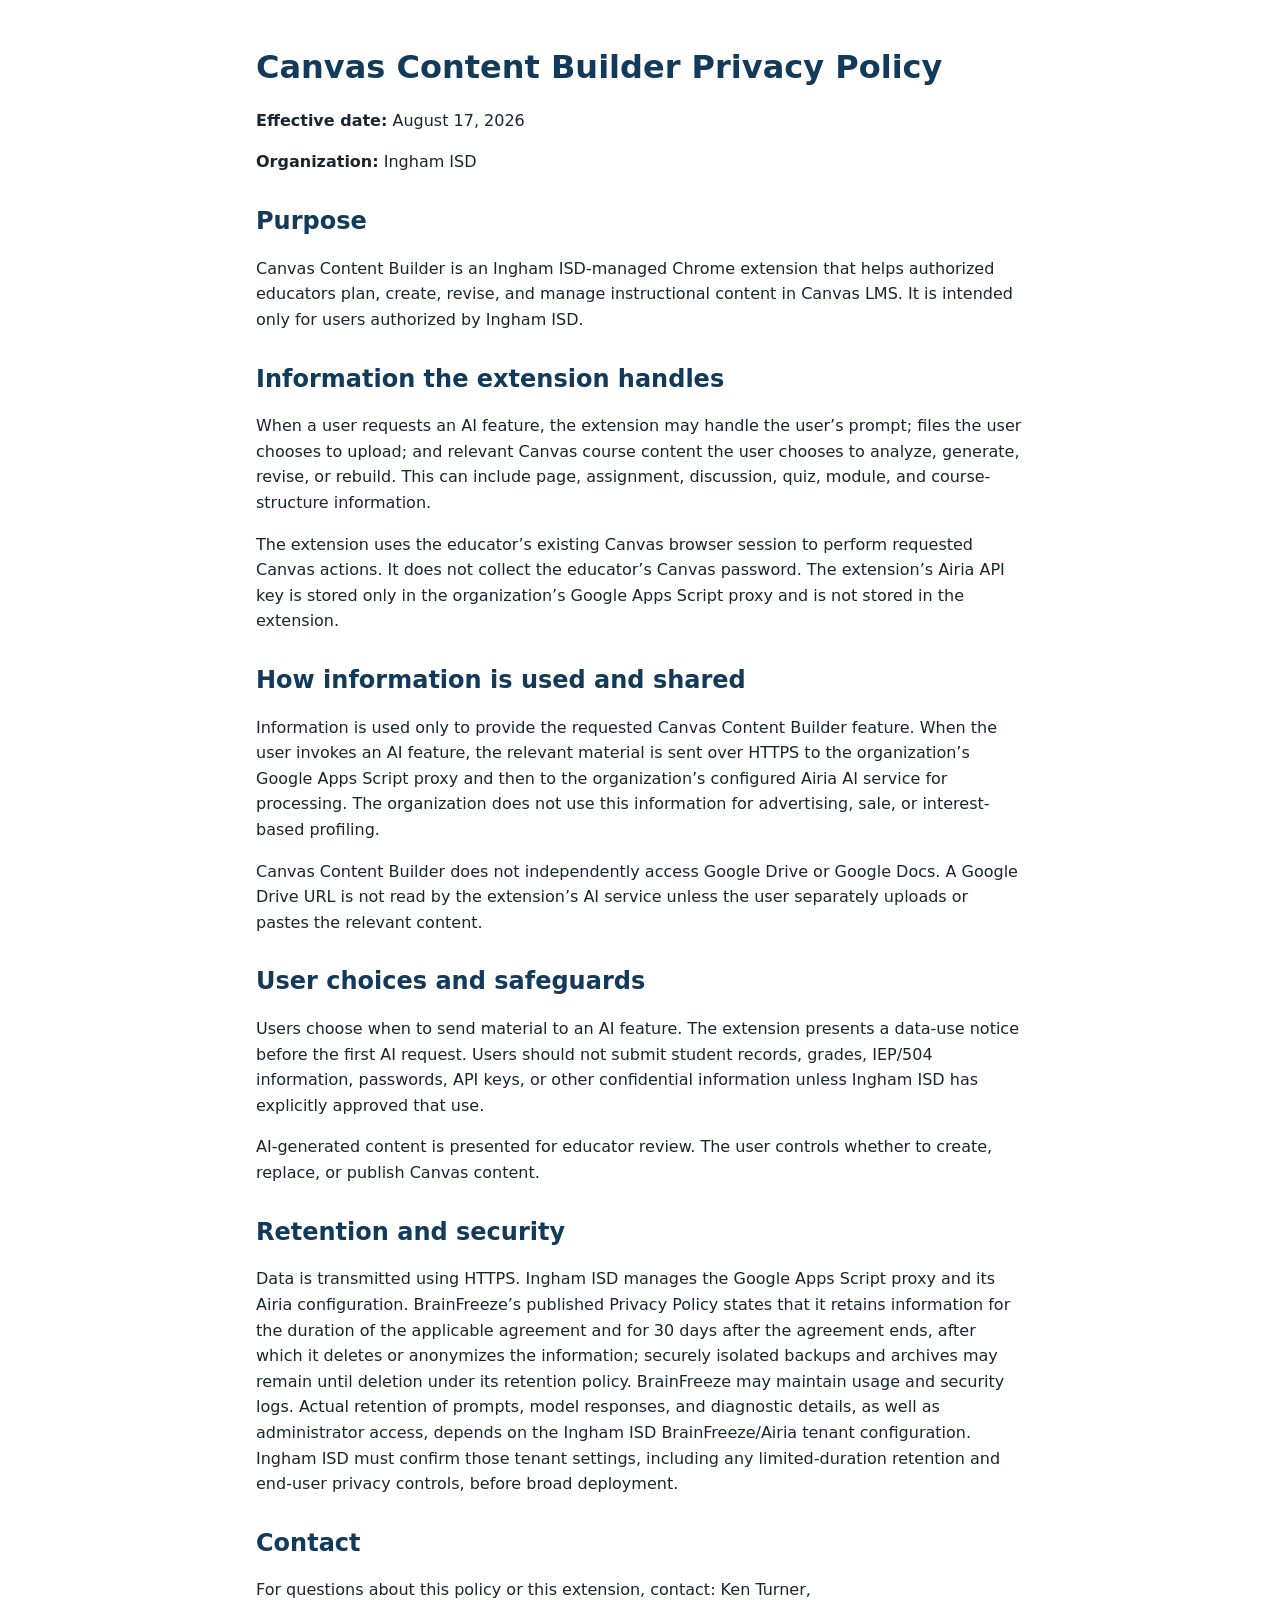
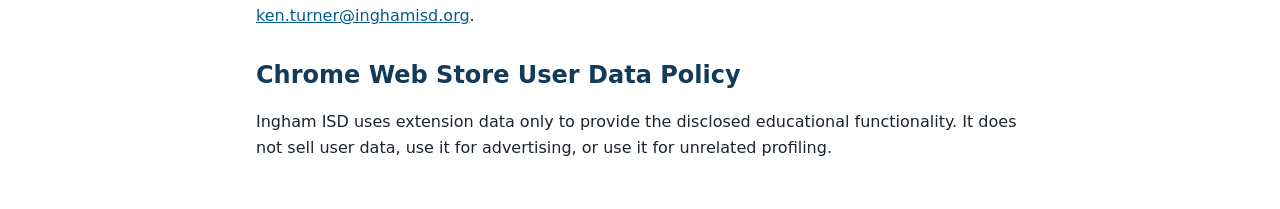
<file: docs/index.html>
<!doctype html>
<html lang="en">
<head>
  <meta charset="utf-8" />
  <meta name="viewport" content="width=device-width, initial-scale=1" />
  <title>Canvas Content Builder Privacy Policy | Ingham ISD</title>
  <style>
    body { max-width: 48rem; margin: 3rem auto; padding: 0 1.25rem; color: #1c2430; font: 16px/1.6 system-ui, -apple-system, "Segoe UI", sans-serif; }
    h1, h2 { color: #123a5a; line-height: 1.2; }
    h2 { margin-top: 2rem; }
    a { color: #075b8e; }
  </style>
</head>
<body>
  <h1>Canvas Content Builder Privacy Policy</h1>
  <p><strong>Effective date:</strong> August 17, 2026</p>
  <p><strong>Organization:</strong> Ingham ISD</p>

  <h2>Purpose</h2>
  <p>Canvas Content Builder is an Ingham ISD-managed Chrome extension that helps authorized educators plan, create, revise, and manage instructional content in Canvas LMS. It is intended only for users authorized by Ingham ISD.</p>

  <h2>Information the extension handles</h2>
  <p>When a user requests an AI feature, the extension may handle the user&rsquo;s prompt; files the user chooses to upload; and relevant Canvas course content the user chooses to analyze, generate, revise, or rebuild. This can include page, assignment, discussion, quiz, module, and course-structure information.</p>
  <p>The extension uses the educator&rsquo;s existing Canvas browser session to perform requested Canvas actions. It does not collect the educator&rsquo;s Canvas password. The extension&rsquo;s Airia API key is stored only in the organization&rsquo;s Google Apps Script proxy and is not stored in the extension.</p>

  <h2>How information is used and shared</h2>
  <p>Information is used only to provide the requested Canvas Content Builder feature. When the user invokes an AI feature, the relevant material is sent over HTTPS to the organization&rsquo;s Google Apps Script proxy and then to the organization&rsquo;s configured Airia AI service for processing. The organization does not use this information for advertising, sale, or interest-based profiling.</p>
  <p>Canvas Content Builder does not independently access Google Drive or Google Docs. A Google Drive URL is not read by the extension&rsquo;s AI service unless the user separately uploads or pastes the relevant content.</p>

  <h2>User choices and safeguards</h2>
  <p>Users choose when to send material to an AI feature. The extension presents a data-use notice before the first AI request. Users should not submit student records, grades, IEP/504 information, passwords, API keys, or other confidential information unless Ingham ISD has explicitly approved that use.</p>
  <p>AI-generated content is presented for educator review. The user controls whether to create, replace, or publish Canvas content.</p>

  <h2>Retention and security</h2>
  <p>Data is transmitted using HTTPS. Ingham ISD manages the Google Apps Script proxy and its Airia configuration. BrainFreeze&rsquo;s published Privacy Policy states that it retains information for the duration of the applicable agreement and for 30 days after the agreement ends, after which it deletes or anonymizes the information; securely isolated backups and archives may remain until deletion under its retention policy. BrainFreeze may maintain usage and security logs. Actual retention of prompts, model responses, and diagnostic details, as well as administrator access, depends on the Ingham ISD BrainFreeze/Airia tenant configuration. Ingham ISD must confirm those tenant settings, including any limited-duration retention and end-user privacy controls, before broad deployment.</p>

  <h2>Contact</h2>
  <p>For questions about this policy or this extension, contact: Ken Turner, <a href="mailto:ken.turner@inghamisd.org">ken.turner@inghamisd.org</a>.</p>

  <h2>Chrome Web Store User Data Policy</h2>
  <p>Ingham ISD uses extension data only to provide the disclosed educational functionality. It does not sell user data, use it for advertising, or use it for unrelated profiling.</p>
</body>
</html>
</file>
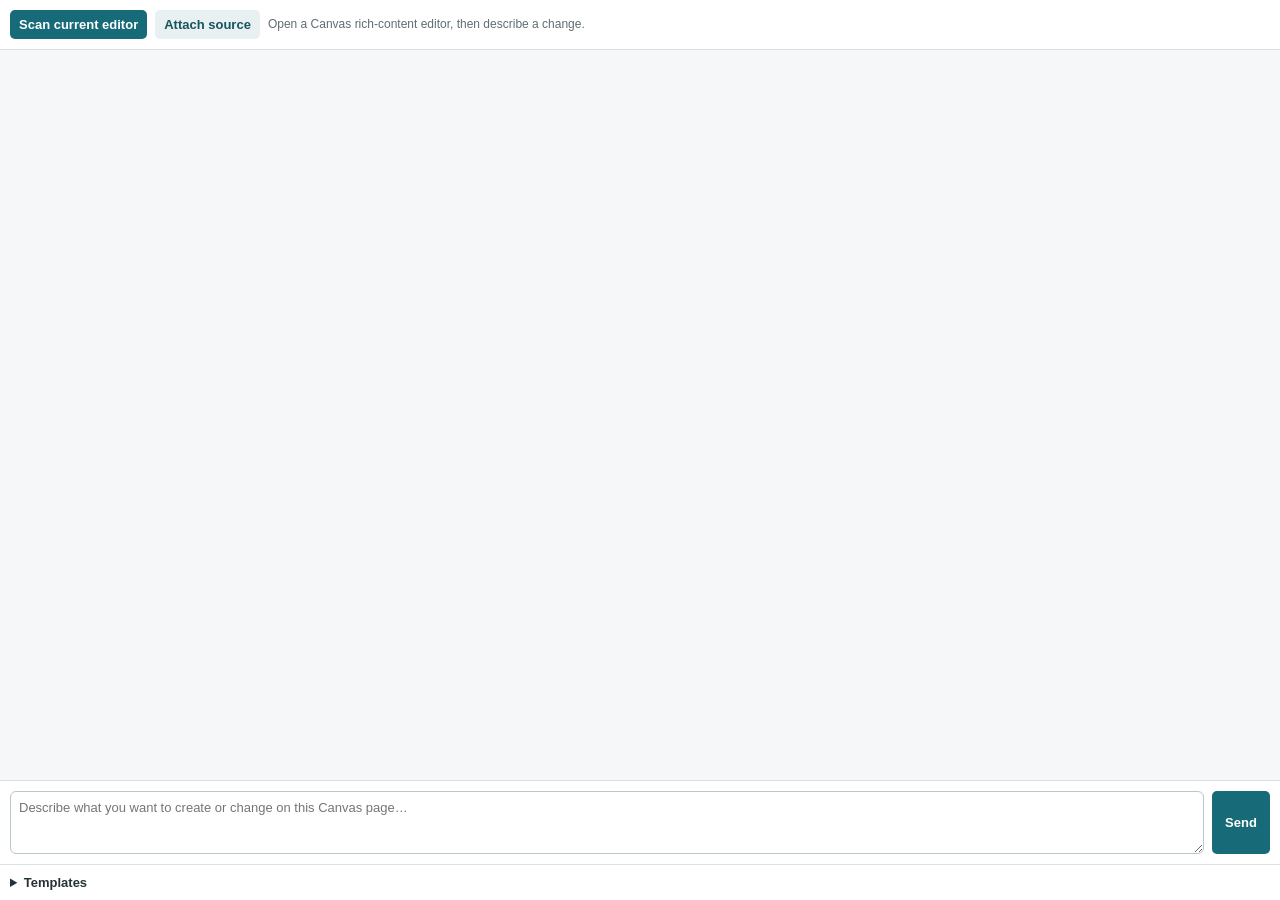
<file: page-editor.html>
<!doctype html>
<html lang="en"><head><meta charset="UTF-8"><meta name="viewport" content="width=device-width,initial-scale=1"><link rel="stylesheet" href="page-editor.css"><title>Page Editor</title></head><body>
<section class="toolbar"><button id="scan" type="button">Scan current editor</button><label class="file-button">Attach source<input id="source" type="file" accept=".txt,.md,.html,.htm,text/plain,text/markdown,text/html"></label><span id="context" class="muted">Open a Canvas rich-content editor, then describe a change.</span></section>
<section id="messages" aria-live="polite"></section><section class="composer"><textarea id="prompt" rows="3" placeholder="Describe what you want to create or change on this Canvas page…"></textarea><button id="send" type="button">Send</button></section>
<details class="templates"><summary>Templates</summary><p class="template-help">Open a template to preview it, then choose it as a design reference for the page currently open in Canvas.</p><div id="templateList"></div></details>
<script src="templates.js"></script><script src="page-editor.js"></script></body></html>
</file>
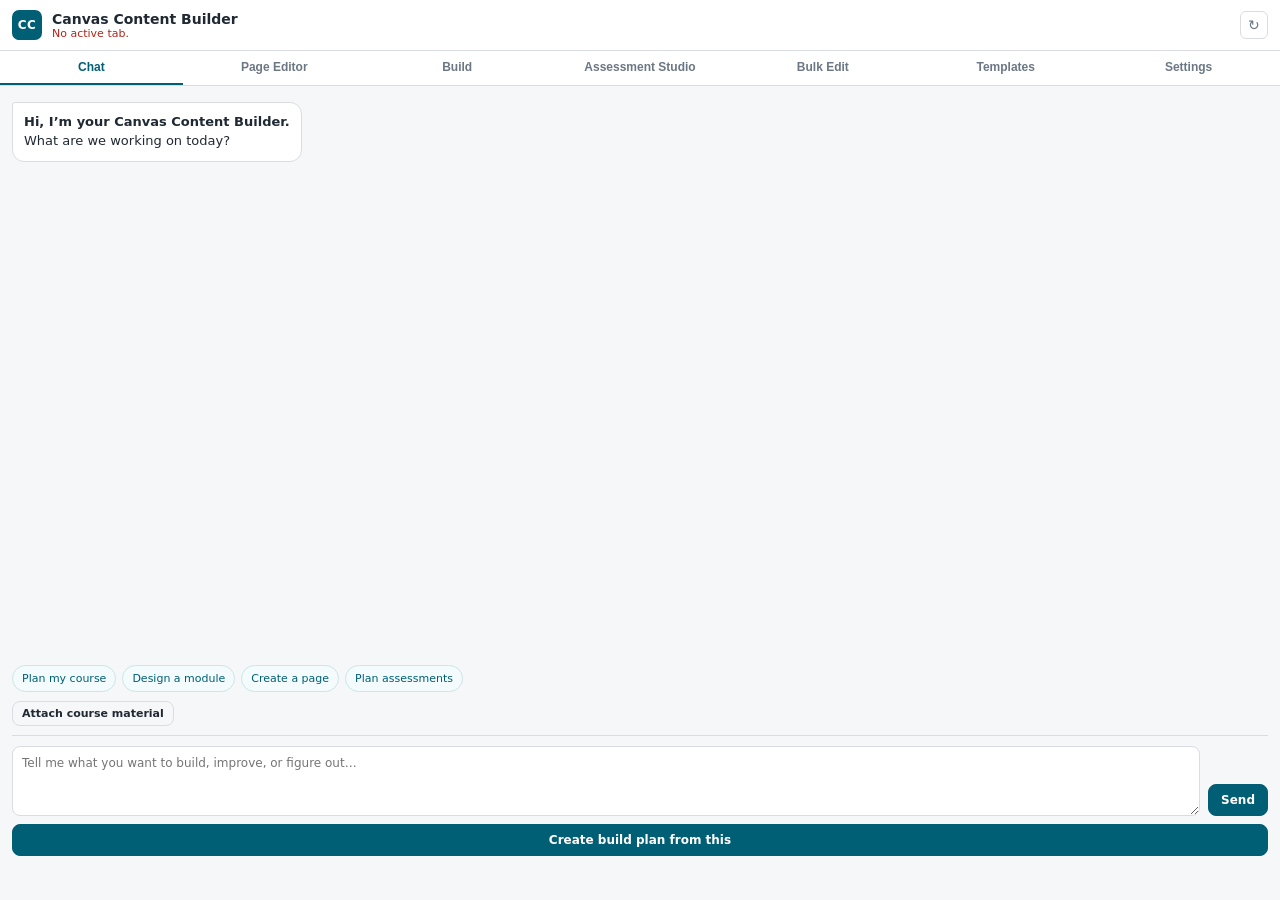
<file: panel.html>
<!DOCTYPE html>
<html lang="en">
<head>
  <meta charset="UTF-8" />
  <title>Canvas Content Builder</title>
  <link rel="stylesheet" href="panel.css" />
</head>
<body>

<header class="app-header">
  <div class="brand">
    <span class="brand-mark">CC</span>
    <div>
      <h1>Canvas Content Builder</h1>
      <div id="courseStatus" class="course-line">Detecting course&hellip;</div>
    </div>
  </div>
  <button id="refreshCourse" class="icon-btn" title="Re-detect course">&#8635;</button>
</header>

<div id="dataNotice" class="consent-backdrop hidden" role="dialog" aria-modal="true" aria-labelledby="dataNoticeTitle">
  <section class="consent-dialog">
    <h2 id="dataNoticeTitle">Before you use AI tools</h2>
    <p>Canvas Content Builder sends only the material you choose to process&mdash;your prompt, uploaded source files, or the Canvas content selected for an AI rewrite&mdash;through the Ingham ISD Google Apps Script proxy to the organization&rsquo;s Airia AI service.</p>
    <p>Your Canvas password and API key are not sent to the AI service. Do not submit student records, grades, IEP/504 information, passwords, API keys, or other confidential information unless your district has explicitly approved that use.</p>
    <p>Review AI output before creating or publishing Canvas content. Google Drive links are not readable by the agent; upload/export a file or paste the relevant text instead.</p>
    <button id="acceptDataNotice" class="btn btn-primary btn-block">I understand &amp; continue</button>
    <button id="closeDataNotice" class="btn btn-ghost btn-block">Not now</button>
  </section>
</div>

<nav class="tabs">
  <button class="tab active" data-view="chat">Chat</button>
  <button class="tab" data-view="editor">Page Editor</button>
  <button class="tab" data-view="build">Build</button>
  <button class="tab" data-view="assessment">Assessment Studio</button>
  <button class="tab" data-view="bulk">Bulk Edit</button>
  <button class="tab" data-view="templates">Templates</button>
  <button class="tab" data-view="settings">Settings</button>
</nav>

<main>

  <!-- ============ CHAT HOME ============ -->
  <section id="view-chat" class="view active chat-view">
    <div id="chatMessages" class="chat-messages" aria-live="polite">
      <div class="chat-message assistant">
        <div class="chat-bubble"><strong>Hi, I&rsquo;m your Canvas Content Builder.</strong><br />What are we working on today?</div>
      </div>
    </div>
    <div class="chat-starters" aria-label="Suggested starting points">
      <button class="chat-starter" data-chat-starter="Help me decide how to organize my course: weeks, units, chapters, bays, or a hybrid.">Plan my course</button>
      <button class="chat-starter" data-chat-starter="Help me design a clear Canvas module for my next topic.">Design a module</button>
      <button class="chat-starter" data-chat-starter="Help me choose a template and create a student-friendly Canvas page.">Create a page</button>
      <button class="chat-starter" data-chat-starter="I have assessment questions and want to turn them into Classic Quizzes.">Plan assessments</button>
    </div>
    <div class="chat-source-row">
      <button id="chatAttachSource" class="btn btn-ghost btn-small">Attach course material</button>
      <input type="file" id="chatFileInput" accept=".docx,.txt,.md,.markdown,.html,.htm,.csv,.tsv,.json" hidden />
      <span id="chatSourceStatus" class="chat-source-status hidden"></span>
      <button id="chatClearSource" class="btn btn-ghost btn-small hidden">Remove</button>
    </div>
    <div class="chat-compose">
      <textarea id="chatPrompt" rows="3" placeholder="Tell me what you want to build, improve, or figure out&hellip;"></textarea>
      <button id="sendChat" class="btn btn-primary">Send</button>
    </div>
    <button id="chatCreatePlan" class="btn btn-primary btn-block">Create build plan from this</button>
    <div id="chatError" class="status-card error hidden"></div>
  </section>

  <!-- ============ PAGE EDITOR ============ -->
  <section id="view-editor" class="view editor-view">
    <iframe id="pageEditorFrame" src="page-editor.html" title="Canvas Page Editor"></iframe>
  </section>

  <!-- ============ ASSESSMENT STUDIO ============ -->
  <section id="view-assessment" class="view">
    <div class="block">
      <label class="block-label">Question source</label>
      <div id="assessmentDropZone" class="drop-zone">
        <strong>Drop a question document here</strong>
        <span class="muted">.docx, .txt, .md, .html, .csv &mdash; one file may contain many tests</span>
        <input type="file" id="assessmentFileInput" accept=".docx,.txt,.md,.markdown,.html,.htm,.csv,.tsv,.json,.rtf" hidden />
      </div>
      <div id="assessmentSourceStatus" class="status-card muted hidden"></div>
      <button id="clearAssessmentSource" class="btn btn-ghost btn-small hidden">Remove source</button>
    </div>

    <div class="block">
      <label class="block-label" for="assessmentPrompt">Instructions <span class="muted">(optional)</span></label>
      <textarea id="assessmentPrompt" rows="3" placeholder="e.g. This file contains 18 Auto bay knowledge checks. Create one unpublished Classic Quiz per bay. Preserve wording and answer keys."></textarea>
      <div class="hint">Assessment Studio separates every labeled test in the file, lets you review the entire batch, then creates Classic Quizzes only.</div>
    </div>

    <button id="generateAssessmentPlan" class="btn btn-primary btn-block">Analyze question document</button>
    <div id="assessmentError" class="status-card error hidden"></div>

    <div id="assessmentReview" class="block hidden">
      <div class="section-title"><h2>Assessment batch review</h2><span id="assessmentCounts" class="pill"></span></div>
      <div id="assessmentNotes" class="hint hidden"></div>
      <div id="assessmentWarnings"></div>
      <div id="assessmentPreview"></div>
      <button id="runAssessmentBatch" class="btn btn-primary btn-block">Create Classic Quizzes in Canvas</button>
      <button id="discardAssessmentPlan" class="btn btn-ghost btn-block">Discard assessment batch</button>
    </div>

    <div id="assessmentRunPanel" class="block hidden">
      <div class="section-title"><h2>Run log</h2><span id="assessmentRunStatus" class="pill"></span></div>
      <div class="progress-track"><div id="assessmentProgressBar" class="progress-fill"></div></div>
      <div id="assessmentRunLog" class="run-log"></div>
      <button id="copyAssessmentLog" class="btn btn-ghost btn-small">Copy log</button>
    </div>
  </section>

  <!-- ============ BUILD ============ -->
  <section id="view-build" class="view">

    <div class="block">
      <label class="block-label">Source material <span class="muted">(optional)</span></label>
      <div id="dropZone" class="drop-zone">
        <strong>Drop a file here</strong>
        <span class="muted">.docx, .txt, .md, .html, .csv &mdash; or click to browse</span>
        <input type="file" id="fileInput" accept=".docx,.txt,.md,.markdown,.html,.htm,.csv,.tsv,.json" hidden />
      </div>
      <div id="sourceStatus" class="status-card muted hidden"></div>
      <button id="clearSource" class="btn btn-ghost btn-small hidden">Remove source</button>
    </div>

    <div class="block">
      <label class="block-label" for="styleTemplate">Style reference <span class="muted">(optional)</span></label>
      <select id="styleTemplate">
        <option value="">No template &mdash; let the agent choose</option>
      </select>
      <div class="hint">The agent matches the structure and visual style of this template.</div>
    </div>

    <div class="block">
      <label class="block-label" for="buildPrompt">What should we build?</label>
      <textarea id="buildPrompt" rows="5"
        placeholder="e.g. Build Unit 3 as four modules with an overview page, a graded discussion, and a 10-question classic quiz from the attached question list. Assignments worth 25 points, online upload only."></textarea>
    </div>

    <div class="block row">
      <label class="check"><input type="checkbox" id="publishOnBuild" /> Publish created items</label>
    </div>

    <button id="generatePlan" class="btn btn-primary btn-block">Generate build plan</button>

    <div id="planError" class="status-card error hidden"></div>

    <div id="planReview" class="block hidden">
      <div class="section-title">
        <h2>Plan review</h2>
        <span id="planCounts" class="pill"></span>
      </div>
      <div id="planNotes" class="hint hidden"></div>
      <div id="planValidation"></div>
      <div id="planPreview"></div>
      <button id="runBuild" class="btn btn-primary btn-block">Create in Canvas</button>
      <button id="discardPlan" class="btn btn-ghost btn-block">Discard plan</button>
    </div>

    <div id="runPanel" class="block hidden">
      <div class="section-title">
        <h2>Run log</h2>
        <span id="runStatus" class="pill"></span>
      </div>
      <div class="progress-track"><div id="progressBar" class="progress-fill"></div></div>
      <div id="runLog" class="run-log"></div>
      <button id="copyLog" class="btn btn-ghost btn-small">Copy log</button>
    </div>
  </section>

  <!-- ============ BULK EDIT ============ -->
  <section id="view-bulk" class="view">

    <button id="loadInventory" class="btn btn-primary btn-block">Load course content</button>
    <div id="inventoryStatus" class="status-card muted hidden"></div>

    <div id="inventoryPanel" class="hidden">
      <div class="block">
        <input type="search" id="itemFilter" placeholder="Filter by title&hellip;" />
        <div class="chip-row" id="kindFilters">
          <label class="chip"><input type="checkbox" value="page" checked /> Pages</label>
          <label class="chip"><input type="checkbox" value="assignment" checked /> Assignments</label>
          <label class="chip"><input type="checkbox" value="discussion" checked /> Discussions</label>
          <label class="chip"><input type="checkbox" value="quiz" checked /> Quizzes</label>
        </div>
        <div class="row">
          <button id="selectAll" class="btn btn-ghost btn-small">Select all shown</button>
          <button id="selectNone" class="btn btn-ghost btn-small">Clear</button>
          <span id="selectionCount" class="pill">0 selected</span>
        </div>
      </div>

      <div id="itemList" class="item-list"></div>

      <div class="block">
        <label class="block-label" for="bulkOperation">Operation</label>
        <select id="bulkOperation">
          <option value="ai_html">Add / rewrite HTML with the agent</option>
          <option value="ai_rebuild">Rebuild each selected item with the agent</option>
          <option value="manual_html">Insert my own HTML snippet</option>
          <option value="assignment_settings">Change assignment settings</option>
        </select>
      </div>

      <div id="opHtml" class="block">
        <div id="bulkStrategyWrap">
        <label class="block-label" for="bulkStrategy">Placement</label>
        <select id="bulkStrategy">
          <option value="prepend">Add to the top (keep existing content)</option>
          <option value="append">Add to the bottom (keep existing content)</option>
          <option value="replace">Replace all existing content</option>
        </select>
        </div>

        <div id="aiHtmlWrap">
          <label class="block-label" for="bulkPrompt" id="bulkPromptLabel">Instruction to the agent</label>
          <textarea id="bulkPrompt" rows="4"
            placeholder="e.g. Add a standardized 'Getting Help' banner with office hours and the tutoring link."></textarea>
        </div>

        <div id="bulkTemplateWrap" class="block hidden">
          <label class="block-label" for="bulkTemplate">Rebuild style reference <span class="muted">(optional)</span></label>
          <select id="bulkTemplate">
            <option value="">No template &mdash; preserve the current course style</option>
          </select>
          <div class="hint">For rebuilds, the agent receives the selected template&rsquo;s actual HTML plus each item&rsquo;s current HTML.</div>
        </div>

        <div id="manualHtmlWrap" class="hidden">
          <label class="block-label" for="manualHtml">HTML snippet</label>
          <textarea id="manualHtml" rows="6" placeholder="<div>&hellip;</div>"></textarea>
        </div>
      </div>

      <div id="opSettings" class="block hidden">
        <div class="hint">Blank fields are left unchanged. Applies to selected assignments only.</div>
        <label class="block-label" for="setPoints">Points possible</label>
        <input type="number" id="setPoints" min="0" step="0.5" placeholder="unchanged" />

        <label class="block-label">Submission types</label>
        <div class="chip-row" id="submissionTypes">
          <label class="chip"><input type="checkbox" value="online_text_entry" /> Text entry</label>
          <label class="chip"><input type="checkbox" value="online_upload" /> File upload</label>
          <label class="chip"><input type="checkbox" value="online_url" /> Website URL</label>
          <label class="chip"><input type="checkbox" value="on_paper" /> On paper</label>
          <label class="chip"><input type="checkbox" value="none" /> No submission</label>
        </div>

        <label class="block-label" for="setGrading">Grading type</label>
        <select id="setGrading">
          <option value="">unchanged</option>
          <option value="points">Points</option>
          <option value="percent">Percentage</option>
          <option value="pass_fail">Complete / Incomplete</option>
          <option value="letter_grade">Letter grade</option>
        </select>

        <label class="block-label" for="setPublished">Published state</label>
        <select id="setPublished">
          <option value="">unchanged</option>
          <option value="true">Published</option>
          <option value="false">Unpublished</option>
        </select>
      </div>

      <div id="bulkError" class="status-card error hidden"></div>
      <button id="previewBulk" class="btn btn-primary btn-block">Preview change</button>

      <div id="bulkPreview" class="block hidden">
        <div class="section-title"><h2>Preview</h2><span id="bulkCounts" class="pill"></span></div>
        <div id="bulkPreviewBody"></div>
        <button id="runBulk" class="btn btn-danger btn-block">Apply to Canvas</button>
        <button id="discardBulk" class="btn btn-ghost btn-block">Cancel</button>
      </div>

      <div id="bulkRunPanel" class="block hidden">
        <div class="section-title"><h2>Run log</h2><span id="bulkRunStatus" class="pill"></span></div>
        <div class="progress-track"><div id="bulkProgressBar" class="progress-fill"></div></div>
        <div id="bulkRunLog" class="run-log"></div>
      </div>
    </div>
  </section>

  <!-- ============ TEMPLATES ============ -->
  <section id="view-templates" class="view">
    <input type="search" id="templateSearch" placeholder="Search templates&hellip;" />
    <div class="hint">Browse the actual page designs below. Choose <strong>Use in Build</strong> to carry a template into the Build tool as the style reference.</div>
    <div id="templateList" class="template-list"></div>
  </section>

  <!-- ============ SETTINGS ============ -->
  <section id="view-settings" class="view">
    <div class="block">
      <label class="block-label" for="proxyUrl">Organization proxy URL (preconfigured)</label>
      <input type="url" id="proxyUrl" placeholder="https://script.google.com/macros/s/.../exec" />
      <div class="hint">Already set for Ingham ISD. Change it only if the organization deploys a replacement proxy.</div>

      <button id="saveSettings" class="btn btn-primary btn-block">Save settings</button>
      <div id="settingsStatus" class="status-card hidden"></div>
    </div>

    <div class="block">
      <button id="reviewDataNotice" class="btn btn-ghost btn-block">Review data-use notice</button>
    </div>

    <div class="block">
      <div class="section-title"><h2>Diagnostics</h2></div>
      <button id="testAgent" class="btn btn-ghost btn-block">Test agent connection</button>
      <button id="testCanvas" class="btn btn-ghost btn-block">Test Canvas access</button>
      <div id="diagnostics" class="run-log hidden"></div>
    </div>
  </section>

</main>

<script src="templates.js"></script>
<script src="sources.js"></script>
<script src="canvas-engine.js"></script>
<script src="panel.js"></script>
</body>
</html>
</file>
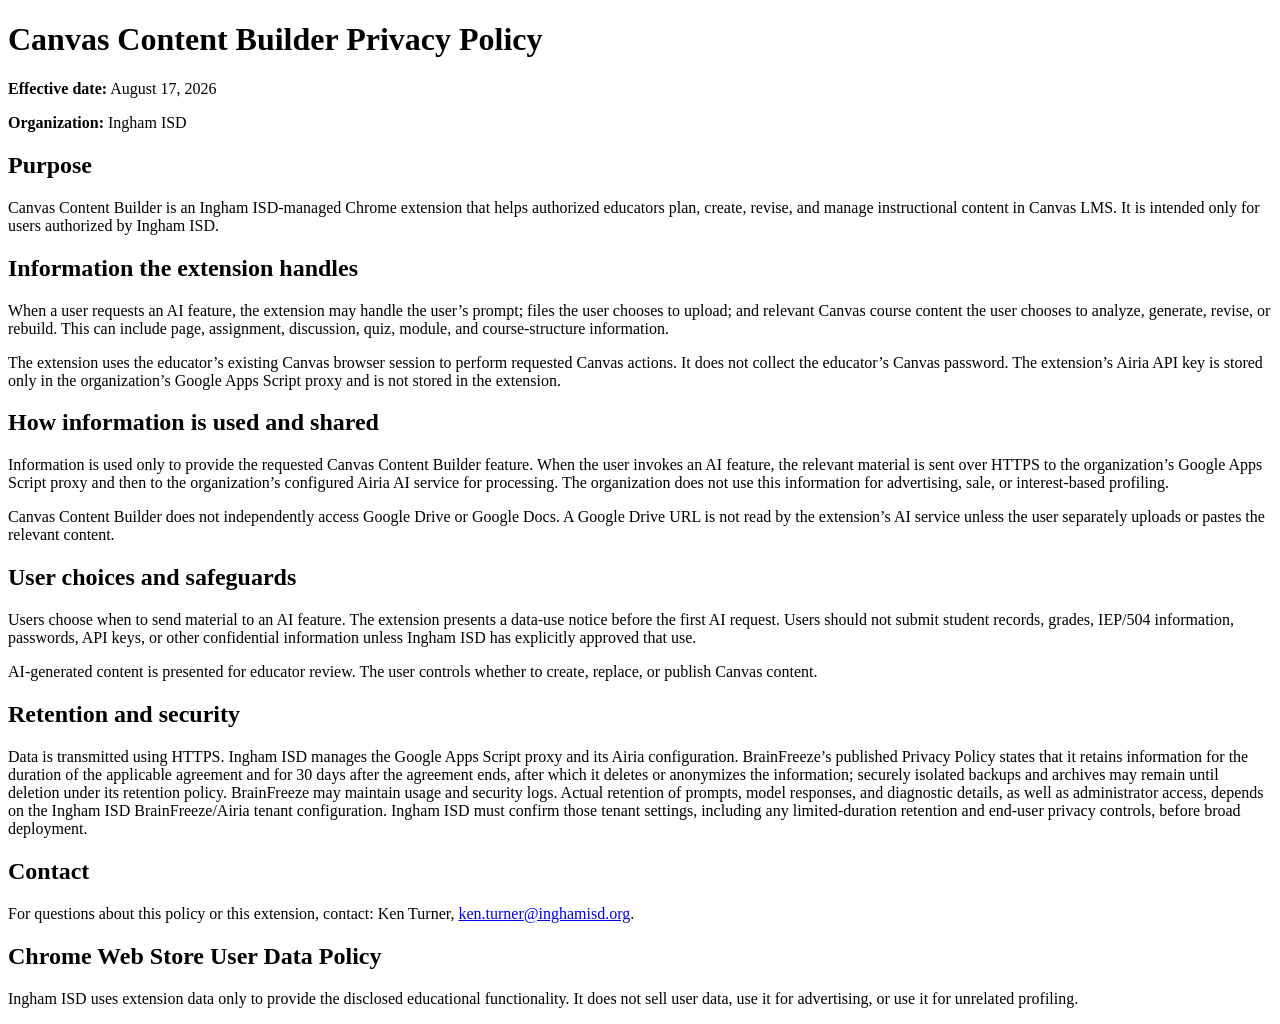
<file: store/PRIVACY_POLICY_TEMPLATE.html>
<!doctype html>
<html lang="en">
<head>
  <meta charset="utf-8" />
  <meta name="viewport" content="width=device-width, initial-scale=1" />
  <title>Canvas Content Builder Privacy Policy</title>
</head>
<body>
  <h1>Canvas Content Builder Privacy Policy</h1>
  <p><strong>Effective date:</strong> August 17, 2026</p>
  <p><strong>Organization:</strong> Ingham ISD</p>

  <h2>Purpose</h2>
  <p>Canvas Content Builder is an Ingham ISD-managed Chrome extension that helps authorized educators plan, create, revise, and manage instructional content in Canvas LMS. It is intended only for users authorized by Ingham ISD.</p>

  <h2>Information the extension handles</h2>
  <p>When a user requests an AI feature, the extension may handle the user&rsquo;s prompt; files the user chooses to upload; and relevant Canvas course content the user chooses to analyze, generate, revise, or rebuild. This can include page, assignment, discussion, quiz, module, and course-structure information.</p>
  <p>The extension uses the educator&rsquo;s existing Canvas browser session to perform requested Canvas actions. It does not collect the educator&rsquo;s Canvas password. The extension&rsquo;s Airia API key is stored only in the organization&rsquo;s Google Apps Script proxy and is not stored in the extension.</p>

  <h2>How information is used and shared</h2>
  <p>Information is used only to provide the requested Canvas Content Builder feature. When the user invokes an AI feature, the relevant material is sent over HTTPS to the organization&rsquo;s Google Apps Script proxy and then to the organization&rsquo;s configured Airia AI service for processing. The organization does not use this information for advertising, sale, or interest-based profiling.</p>
  <p>Canvas Content Builder does not independently access Google Drive or Google Docs. A Google Drive URL is not read by the extension&rsquo;s AI service unless the user separately uploads or pastes the relevant content.</p>

  <h2>User choices and safeguards</h2>
  <p>Users choose when to send material to an AI feature. The extension presents a data-use notice before the first AI request. Users should not submit student records, grades, IEP/504 information, passwords, API keys, or other confidential information unless Ingham ISD has explicitly approved that use.</p>
  <p>AI-generated content is presented for educator review. The user controls whether to create, replace, or publish Canvas content.</p>

  <h2>Retention and security</h2>
  <p>Data is transmitted using HTTPS. Ingham ISD manages the Google Apps Script proxy and its Airia configuration. BrainFreeze&rsquo;s published Privacy Policy states that it retains information for the duration of the applicable agreement and for 30 days after the agreement ends, after which it deletes or anonymizes the information; securely isolated backups and archives may remain until deletion under its retention policy. BrainFreeze may maintain usage and security logs. Actual retention of prompts, model responses, and diagnostic details, as well as administrator access, depends on the Ingham ISD BrainFreeze/Airia tenant configuration. Ingham ISD must confirm those tenant settings, including any limited-duration retention and end-user privacy controls, before broad deployment.</p>

  <h2>Contact</h2>
  <p>For questions about this policy or this extension, contact: Ken Turner, <a href="mailto:ken.turner@inghamisd.org">ken.turner@inghamisd.org</a>.</p>

  <h2>Chrome Web Store User Data Policy</h2>
  <p>Ingham ISD uses extension data only to provide the disclosed educational functionality. It does not sell user data, use it for advertising, or use it for unrelated profiling.</p>
</body>
</html>
</file>
<file: page-editor.css>
*{box-sizing:border-box}body{margin:0;height:100vh;display:flex;flex-direction:column;background:#f6f7f8;color:#263238;font:13px -apple-system,BlinkMacSystemFont,"Segoe UI",sans-serif}.toolbar{display:flex;align-items:center;gap:8px;padding:10px;border-bottom:1px solid #d9e1e5;background:#fff}.toolbar button,.file-button,#send,.code-actions button,.template-use{border:0;border-radius:5px;background:#176a78;color:#fff;padding:7px 9px;font:inherit;font-weight:600;cursor:pointer}.file-button{background:#e8f0f2;color:#17545e}.file-button input{display:none}.muted{color:#5f6e73;font-size:12px;line-height:1.25}#messages{flex:1;overflow:auto;padding:12px}.message{max-width:95%;margin:0 0 10px;padding:9px 10px;border-radius:8px;white-space:pre-wrap;line-height:1.35}.user{margin-left:auto;background:#dcedf0}.agent{background:#fff;border:1px solid #dde4e6}.error{background:#fff0f0;color:#9b2424;border:1px solid #f1c7c7}.thinking{color:#65757a;font-style:italic}.code{margin:8px 0 0;background:#162126;color:#e8f3f4;border-radius:6px;overflow:auto}.code pre{margin:0;padding:9px;font:11px ui-monospace,SFMono-Regular,Consolas,monospace;white-space:pre-wrap}.code-actions{display:flex;gap:7px;padding:7px;background:#edf2f3}.code-actions button:last-child{background:#8d443c}.composer{display:flex;gap:8px;padding:10px;background:#fff;border-top:1px solid #d9e1e5}.composer textarea{min-height:52px;resize:vertical;flex:1;border:1px solid #b7c7cc;border-radius:6px;padding:8px;font:inherit}.composer button{min-width:58px}.composer button:disabled{opacity:.55;cursor:wait}.templates{border-top:1px solid #d9e1e5;background:#fff;max-height:45vh;overflow:auto}.templates>summary{padding:10px;font-weight:700;cursor:pointer}.template-help{margin:0;padding:0 10px 9px;color:#5f6e73;font-size:12px;line-height:1.35}.pe-template-card{border-top:1px solid #edf0f1}.pe-template-card>summary{display:flex;align-items:center;gap:9px;padding:9px 10px;cursor:pointer;list-style:none}.pe-template-card>summary::-webkit-details-marker{display:none}.pe-template-card>summary::before{content:"›";color:#176a78;font-size:20px;line-height:1;transition:transform .15s ease}.pe-template-card[open]>summary::before{transform:rotate(90deg)}.pe-template-meta{min-width:0}.pe-template-meta strong,.pe-template-meta span{display:block}.pe-template-meta span{font-size:11px;color:#5f6e73;margin-top:2px}.pe-template-preview{display:block;width:100%;height:250px;border:1px solid #d9e1e5;background:#fff}.pe-template-actions{display:flex;justify-content:flex-end;padding:8px 10px;background:#f6f9f9}.template-use{padding:5px 8px;font-size:12px}
</file>
<file: panel.css>
:root {
  --bg: #f6f7f9;
  --surface: #ffffff;
  --border: #d9dde3;
  --text: #1f2933;
  --muted: #6b7785;
  --brand: #005e75;
  --brand-light: #cde5e5;
  --accent: #008ca7;
  --danger: #b42318;
  --danger-bg: #fef3f2;
  --success: #067647;
  --success-bg: #ecfdf3;
  --warn: #b54708;
  --warn-bg: #fffaeb;
  --radius: 8px;
}

* { box-sizing: border-box; }

body {
  margin: 0;
  font-family: Lato, "Segoe UI", system-ui, sans-serif;
  font-size: 13px;
  color: var(--text);
  background: var(--bg);
}

/* ---------- header ---------- */

.app-header {
  display: flex;
  align-items: center;
  justify-content: space-between;
  gap: 8px;
  padding: 10px 12px;
  background: var(--surface);
  border-bottom: 1px solid var(--border);
  position: sticky;
  top: 0;
  z-index: 10;
}

.brand { display: flex; align-items: center; gap: 10px; min-width: 0; }

.brand-mark {
  width: 30px; height: 30px;
  flex: 0 0 30px;
  border-radius: 7px;
  background: var(--brand);
  color: #fff;
  display: grid;
  place-items: center;
  font-weight: 700;
  font-size: 12px;
  letter-spacing: 0.5px;
}

.app-header h1 { margin: 0; font-size: 14px; font-weight: 700; }

.course-line {
  font-size: 11px;
  color: var(--muted);
  white-space: nowrap;
  overflow: hidden;
  text-overflow: ellipsis;
  max-width: 210px;
}
.course-line.ok { color: var(--success); }
.course-line.bad { color: var(--danger); }

.icon-btn {
  border: 1px solid var(--border);
  background: var(--surface);
  border-radius: 6px;
  width: 28px; height: 28px;
  cursor: pointer;
  font-size: 14px;
  color: var(--muted);
}
.icon-btn:hover { background: var(--bg); color: var(--text); }

/* ---------- banner ---------- */

.banner {
  display: flex;
  align-items: center;
  justify-content: space-between;
  gap: 8px;
  padding: 8px 12px;
  background: var(--warn-bg);
  border-bottom: 1px solid #fec84b;
  color: var(--warn);
  font-size: 12px;
}

/* ---------- tabs ---------- */

.tabs {
  display: flex;
  background: var(--surface);
  border-bottom: 1px solid var(--border);
  position: sticky;
  top: 51px;
  z-index: 9;
}

.tab {
  flex: 1;
  padding: 9px 4px;
  border: none;
  background: none;
  cursor: pointer;
  font-size: 12px;
  font-weight: 600;
  color: var(--muted);
  border-bottom: 2px solid transparent;
}
.tab:hover { color: var(--text); }
.tab.active { color: var(--brand); border-bottom-color: var(--brand); }

/* ---------- layout ---------- */

main { padding: 12px; }
.view { display: none; }
.view.active { display: block; }
.editor-view { padding: 0; overflow: hidden; height: calc(100vh - 142px); }
.editor-view iframe { width: 100%; height: 100%; border: 0; display: block; }
.hidden { display: none !important; }

/* ---------- first-use data notice ---------- */

.consent-backdrop { align-items: center; background: rgba(0, 29, 55, 0.48); display: flex; inset: 0; justify-content: center; padding: 18px; position: fixed; z-index: 50; }
.consent-dialog { background: var(--surface); border-radius: 12px; box-shadow: 0 18px 48px rgba(0, 29, 55, 0.28); max-width: 460px; padding: 18px; }
.consent-dialog h2 { color: var(--brand); font-size: 17px; margin: 0 0 10px; }
.consent-dialog p { color: var(--text); font-size: 12px; line-height: 1.5; margin: 0 0 10px; }

/* ---------- chat home ---------- */

.chat-view { display: none; min-height: calc(100vh - 142px); }
.chat-view.active { display: flex; flex-direction: column; }
.chat-messages { display: flex; flex: 1; flex-direction: column; gap: 10px; overflow-y: auto; padding: 4px 0 12px; }
.chat-message { display: flex; }
.chat-message.user { justify-content: flex-end; }
.chat-bubble { max-width: 88%; padding: 10px 11px; border-radius: 12px; line-height: 1.45; }
.chat-message.assistant .chat-bubble { background: var(--surface); border: 1px solid var(--border); color: var(--text); border-top-left-radius: 3px; }
.chat-message.user .chat-bubble { background: var(--brand); color: #fff; border-top-right-radius: 3px; }
.chat-bubble h1, .chat-bubble h2, .chat-bubble h3, .chat-bubble h4 { color: var(--brand); font-size: 13px; line-height: 1.3; margin: 12px 0 6px; }
.chat-bubble h1:first-child, .chat-bubble h2:first-child, .chat-bubble h3:first-child, .chat-bubble h4:first-child { margin-top: 0; }
.chat-bubble p { margin: 0 0 8px; }
.chat-bubble ul, .chat-bubble ol { margin: 0 0 8px; padding-left: 20px; }
.chat-bubble li { margin: 3px 0; }
.chat-bubble code { background: #eef3f5; border-radius: 3px; color: #003b49; font-family: Consolas, monospace; font-size: 11px; padding: 1px 3px; }
.chat-table-wrap { margin: 8px 0; overflow-x: auto; }
.chat-bubble table { border-collapse: collapse; font-size: 11px; min-width: 100%; }
.chat-bubble th, .chat-bubble td { border: 1px solid var(--border); padding: 5px 6px; text-align: left; vertical-align: top; }
.chat-bubble th { background: #eef7f8; color: #003b49; }
.chat-starters { display: flex; flex-wrap: wrap; gap: 6px; margin-bottom: 9px; }
.chat-starter { border: 1px solid var(--brand-light); border-radius: 999px; background: #f3fbfc; color: var(--brand); cursor: pointer; font: inherit; font-size: 11px; padding: 6px 9px; }
.chat-starter:hover { background: var(--brand-light); }
.chat-source-row { display: flex; align-items: center; flex-wrap: wrap; gap: 6px; margin-bottom: 9px; }
.chat-source-status { max-width: 190px; overflow: hidden; padding: 4px 8px; border-radius: 999px; background: var(--brand-light); color: var(--brand); font-size: 11px; font-weight: 700; text-overflow: ellipsis; white-space: nowrap; }
.chat-compose { display: flex; align-items: flex-end; gap: 8px; border-top: 1px solid var(--border); padding-top: 10px; }
.chat-compose textarea { min-height: 58px; }
.chat-compose .btn { flex: 0 0 auto; }

.block { margin-bottom: 16px; }
.row { display: flex; align-items: center; gap: 8px; flex-wrap: wrap; }

.block-label {
  display: block;
  font-weight: 700;
  font-size: 11px;
  text-transform: uppercase;
  letter-spacing: 0.4px;
  color: var(--muted);
  margin: 12px 0 5px;
}
.block > .block-label:first-child { margin-top: 0; }

.section-title {
  display: flex;
  align-items: center;
  justify-content: space-between;
  margin-bottom: 8px;
}
.section-title h2 { margin: 0; font-size: 13px; }

.hint { font-size: 11px; color: var(--muted); margin-top: 4px; line-height: 1.45; }
.muted { color: var(--muted); font-weight: 400; }

/* ---------- controls ---------- */

input[type="text"], input[type="password"], input[type="number"],
input[type="search"], textarea, select {
  width: 100%;
  padding: 7px 9px;
  border: 1px solid var(--border);
  border-radius: var(--radius);
  font-family: inherit;
  font-size: 12px;
  background: var(--surface);
  color: var(--text);
}
textarea { resize: vertical; line-height: 1.5; }
input:focus, textarea:focus, select:focus {
  outline: none;
  border-color: var(--accent);
  box-shadow: 0 0 0 2px rgba(0, 140, 167, 0.15);
}

.btn {
  padding: 8px 12px;
  border-radius: var(--radius);
  border: 1px solid var(--border);
  background: var(--surface);
  color: var(--text);
  font-family: inherit;
  font-size: 12px;
  font-weight: 600;
  cursor: pointer;
}
.btn:hover:not(:disabled) { background: var(--bg); }
.btn:disabled { opacity: 0.5; cursor: not-allowed; }

.btn-primary { background: var(--brand); border-color: var(--brand); color: #fff; }
.btn-primary:hover:not(:disabled) { background: #00495c; }

.btn-danger { background: var(--danger); border-color: var(--danger); color: #fff; }
.btn-danger:hover:not(:disabled) { background: #8f1d13; }

.btn-ghost { background: transparent; }
.btn-block { display: block; width: 100%; margin-top: 8px; }
.btn-small { padding: 5px 9px; font-size: 11px; }

.check { display: flex; align-items: center; gap: 6px; font-size: 12px; cursor: pointer; }
.check input { margin: 0; }

.chip-row { display: flex; flex-wrap: wrap; gap: 6px; margin-top: 6px; }
.chip {
  display: inline-flex;
  align-items: center;
  gap: 5px;
  padding: 4px 9px;
  border: 1px solid var(--border);
  border-radius: 999px;
  background: var(--surface);
  font-size: 11px;
  cursor: pointer;
}
.chip input { margin: 0; }

.pill {
  display: inline-block;
  padding: 2px 9px;
  border-radius: 999px;
  background: var(--brand-light);
  color: var(--brand);
  font-size: 11px;
  font-weight: 700;
}

/* ---------- drop zone ---------- */

.drop-zone {
  display: flex;
  flex-direction: column;
  align-items: center;
  gap: 3px;
  padding: 18px 12px;
  border: 2px dashed var(--border);
  border-radius: var(--radius);
  background: var(--surface);
  text-align: center;
  cursor: pointer;
  font-size: 12px;
}
.drop-zone:hover, .drop-zone.dragging {
  border-color: var(--accent);
  background: #f0fafc;
}
.drop-zone .muted { font-size: 11px; }

/* ---------- status ---------- */

.status-card {
  padding: 8px 10px;
  border-radius: var(--radius);
  font-size: 12px;
  border: 1px solid var(--border);
  background: var(--surface);
  margin-top: 8px;
  line-height: 1.45;
  word-break: break-word;
}
.status-card.error { background: var(--danger-bg); border-color: #fda29b; color: var(--danger); }
.status-card.success { background: var(--success-bg); border-color: #abefc6; color: var(--success); }
.status-card.warn { background: var(--warn-bg); border-color: #fec84b; color: var(--warn); }
.status-card.muted { color: var(--muted); }

.validation-item {
  padding: 6px 9px;
  border-radius: 6px;
  font-size: 11.5px;
  margin-bottom: 5px;
  line-height: 1.4;
}
.validation-item.error { background: var(--danger-bg); color: var(--danger); }
.validation-item.warn { background: var(--warn-bg); color: var(--warn); }

/* ---------- plan preview ---------- */

.module-card {
  background: var(--surface);
  border: 1px solid var(--border);
  border-radius: var(--radius);
  margin-bottom: 9px;
  overflow: hidden;
}
.module-head {
  padding: 9px 11px;
  background: #f0f4f6;
  border-bottom: 1px solid var(--border);
}
.module-head h3 { margin: 0 0 2px; font-size: 12.5px; color: var(--brand); }
.module-meta { font-size: 10.5px; color: var(--muted); }

.plan-item {
  display: flex;
  align-items: flex-start;
  gap: 8px;
  padding: 7px 11px;
  border-bottom: 1px solid #eef1f4;
  font-size: 12px;
}
.plan-item:last-child { border-bottom: none; }

.type-tag {
  flex: 0 0 auto;
  padding: 1px 7px;
  border-radius: 4px;
  font-size: 9.5px;
  font-weight: 700;
  text-transform: uppercase;
  letter-spacing: 0.3px;
  margin-top: 1px;
}
.type-page       { background: #e0f2fe; color: #026aa2; }
.type-assignment { background: #e6f4ea; color: #067647; }
.type-discussion { background: #f3e8ff; color: #6941c6; }
.type-quiz       { background: #fff1e6; color: #b54708; }
.type-subheader  { background: #eef1f4; color: var(--muted); }

.plan-item-body { min-width: 0; flex: 1; }
.plan-item-title { font-weight: 600; word-break: break-word; }
.plan-item-meta { font-size: 10.5px; color: var(--muted); margin-top: 2px; }

/* ---------- item list (bulk) ---------- */

.item-list {
  max-height: 260px;
  overflow-y: auto;
  border: 1px solid var(--border);
  border-radius: var(--radius);
  background: var(--surface);
}
.item-row {
  display: flex;
  align-items: center;
  gap: 8px;
  padding: 6px 10px;
  border-bottom: 1px solid #eef1f4;
  font-size: 12px;
  cursor: pointer;
}
.item-row:last-child { border-bottom: none; }
.item-row:hover { background: var(--bg); }
.item-row input { margin: 0; flex: 0 0 auto; }
.item-row-title {
  flex: 1;
  min-width: 0;
  white-space: nowrap;
  overflow: hidden;
  text-overflow: ellipsis;
}

/* ---------- run log ---------- */

.progress-track {
  height: 5px;
  background: #e4e8ec;
  border-radius: 3px;
  overflow: hidden;
  margin-bottom: 8px;
}
.progress-fill {
  height: 100%;
  width: 0;
  background: var(--accent);
  transition: width 0.2s ease;
}

.run-log {
  max-height: 240px;
  overflow-y: auto;
  background: #1f2933;
  color: #d7dde4;
  border-radius: var(--radius);
  padding: 9px 10px;
  font-family: "Cascadia Mono", Consolas, monospace;
  font-size: 11px;
  line-height: 1.55;
  white-space: pre-wrap;
  word-break: break-word;
}
.log-line.ok   { color: #7ee2a8; }
.log-line.err  { color: #ff9c92; }
.log-line.warn { color: #fcd34d; }
.log-line.info { color: #9fb3c8; }

/* ---------- templates ---------- */

.template-list { margin-top: 10px; display: grid; gap: 10px; }
.template-card {
  background: var(--surface);
  border: 1px solid var(--border);
  border-radius: var(--radius);
  overflow: hidden;
}
.template-preview { display: block; width: 100%; height: 190px; border: 0; border-bottom: 1px solid var(--border); background: #fff; pointer-events: none; }
.template-card-body { padding: 9px 11px; }
.template-card h3 { margin: 0 0 2px; font-size: 12.5px; }
.template-card .desc { font-size: 11px; color: var(--muted); line-height: 1.45; }
.template-card .cat {
  display: inline-block;
  margin-top: 5px;
  font-size: 10px;
  padding: 1px 7px;
  border-radius: 4px;
  background: var(--brand-light);
  color: var(--brand);
  font-weight: 700;
}
.template-card-footer { display: flex; align-items: center; justify-content: space-between; gap: 8px; margin-top: 8px; }
</file>
